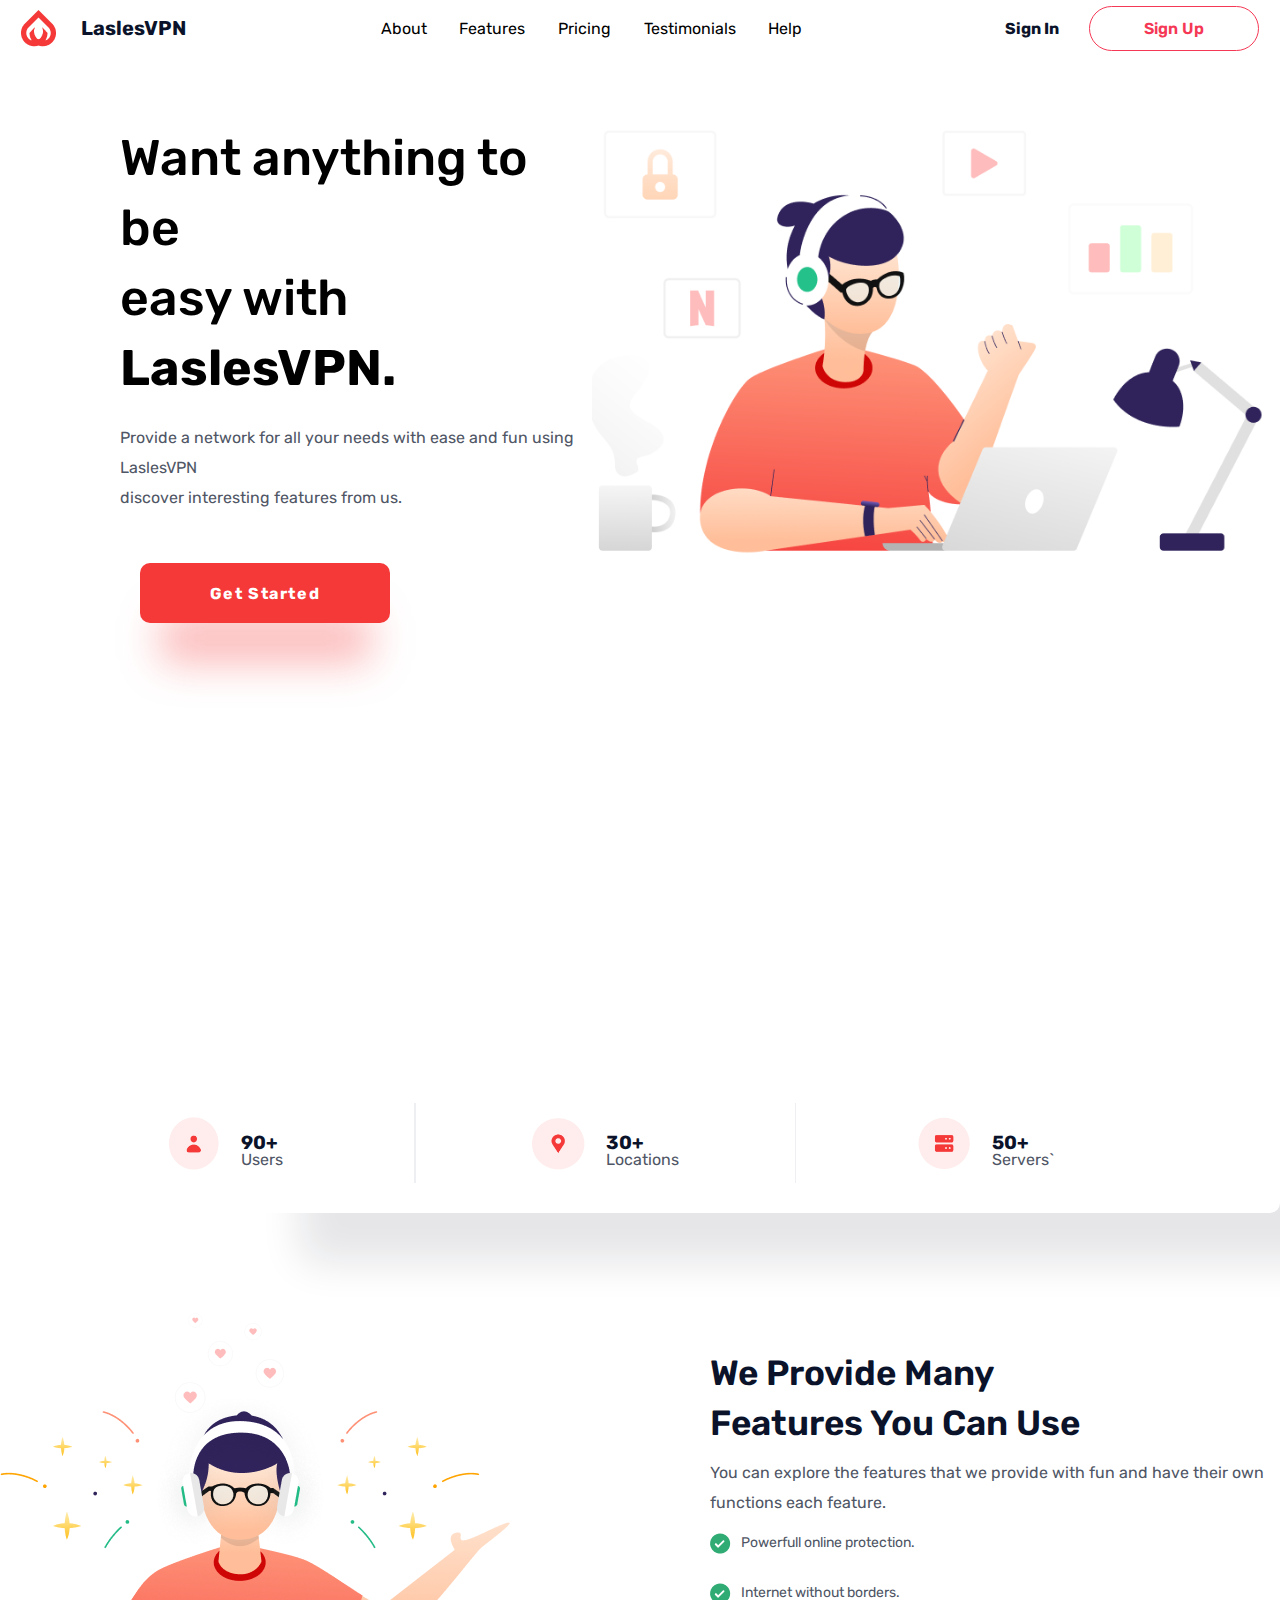
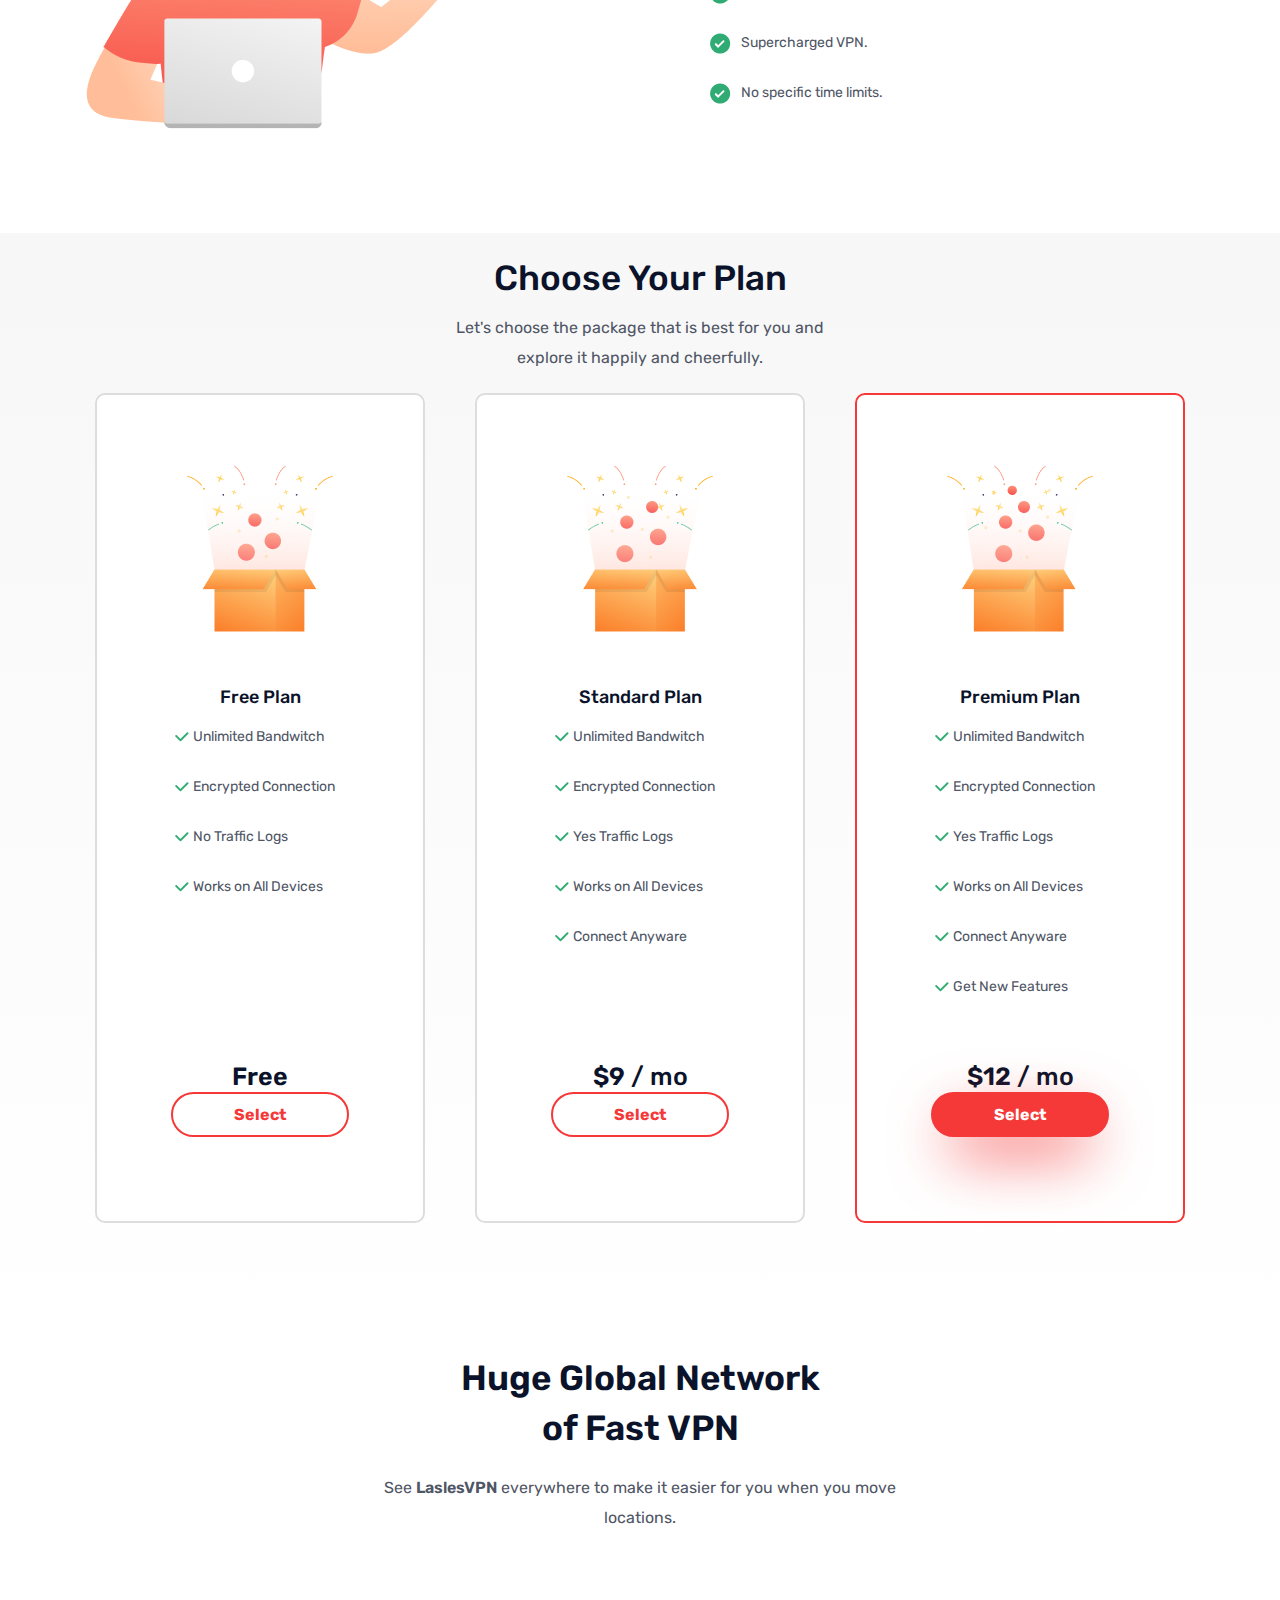
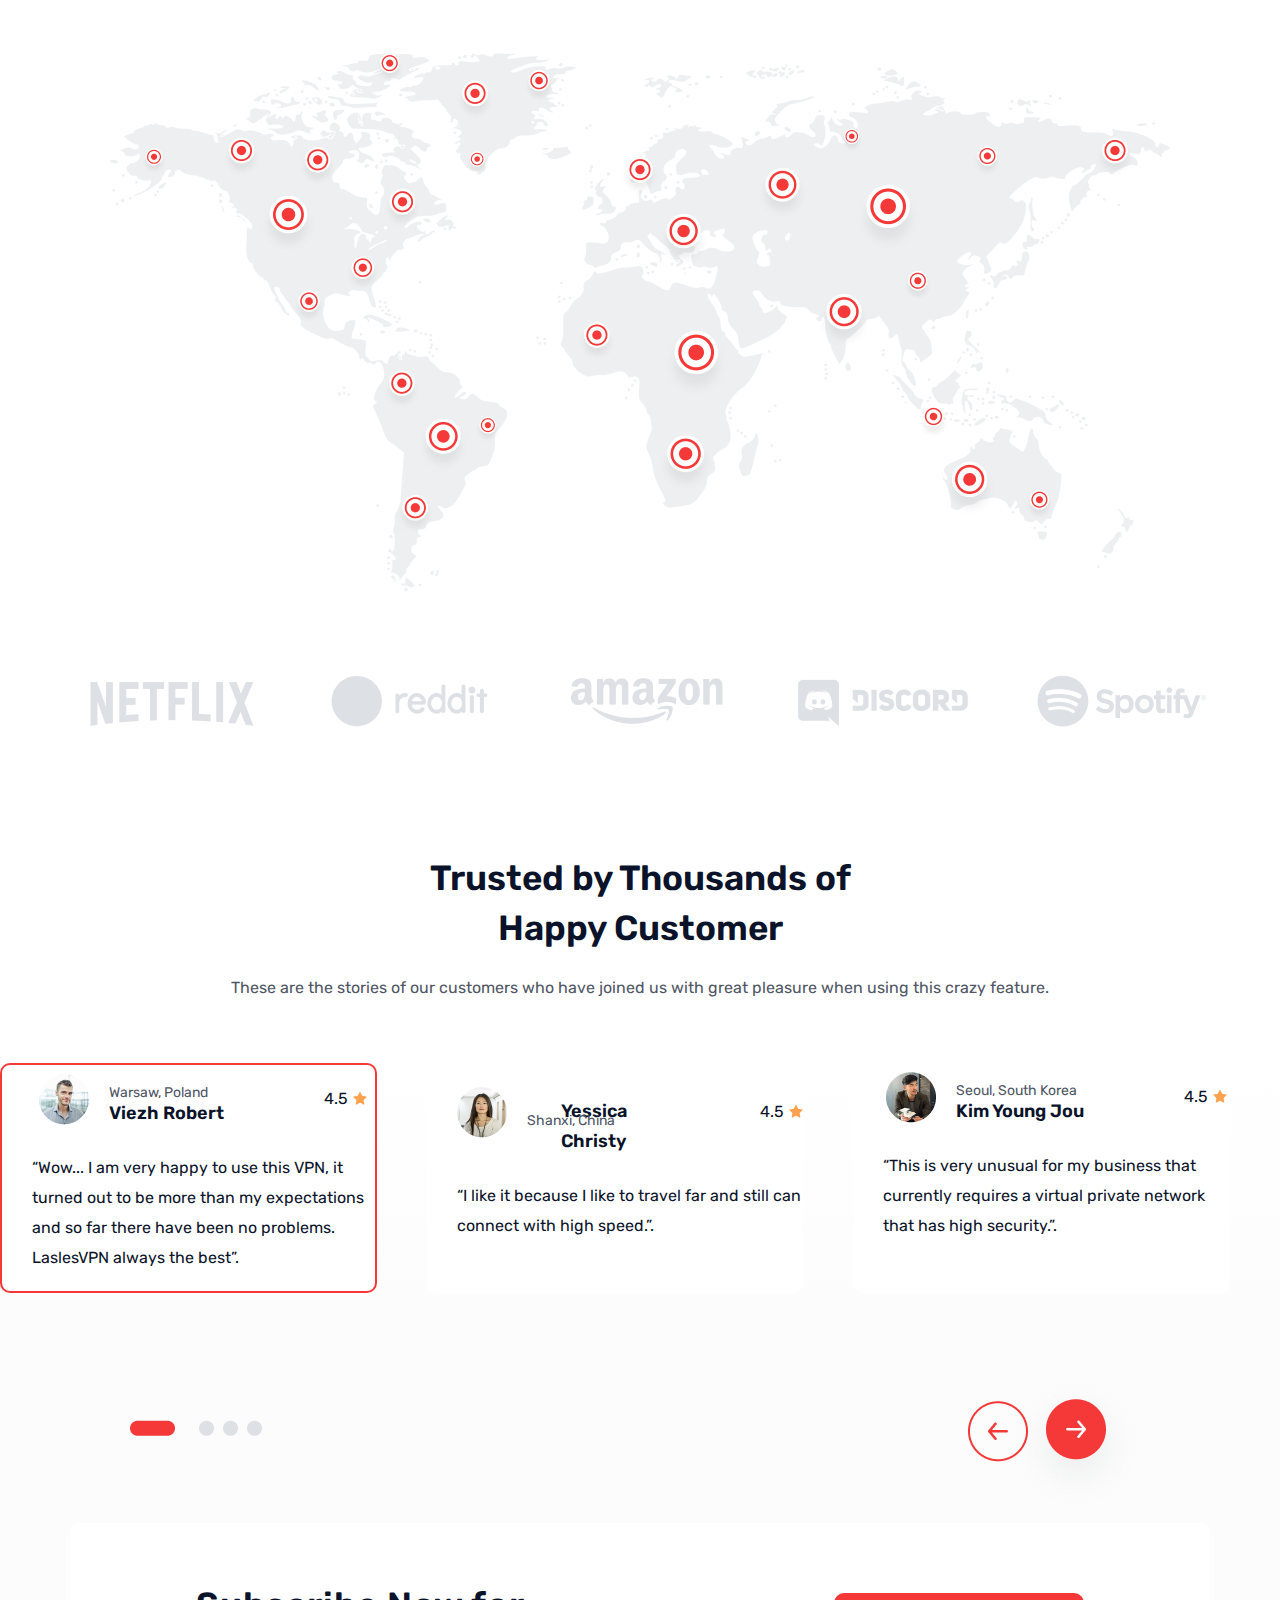
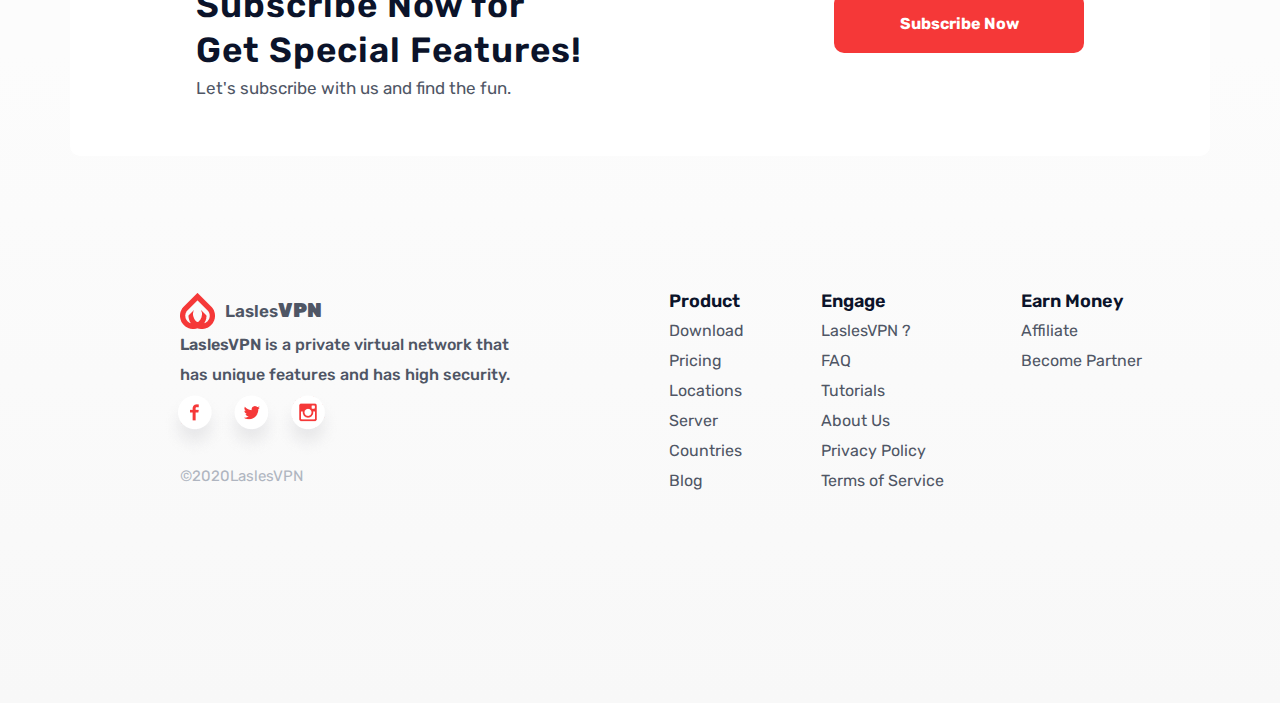
<file: index.html>
<!DOCTYPE html>
<html>
<head>
	<meta charset = "UTF-8">
    <meta name="viewport" content="width=device-width, initial-scale=1">
	<link rel="stylesheet" type="text/css" href="style.css">
	<title>LaslesVPN</title>
    <link rel="preconnect" href="https://fonts.gstatic.com">
<link href="https://fonts.googleapis.com/css2?family=Rubik:wght@400&display=swap" rel="stylesheet">


</head>
<body>
 	<div class="wrapper">
        <header>
        <nav>
            <input type="checkbox" id="checkbox-menu">
            <label for="checkbox-menu">
                <ul class="menu touch">
                    <li>
                        <a class="headerImgF" href="#">
                            <img src="img/headerImg.png" class="headerImgFe">
                            <p class="headerImgText">LaslesVPN</p>
                        </a> 
                    </li>  
                  <li><a href="#"  class="menuText">About</a></li> 
                  <li><a href="#"  class="menuText">Features</a></li> 
                  <li><a href="#"  class="menuText">Pricing</a></li> 
                  <li><a href="#"  class="menuText">Testimonials</a></li> 
                  <li><a href="#"  class="menuText">Help</a></li>

                  <li>  <div class="headerLoginF" href="#">
                        <p class="headerLoginText">Sign In</p>
                      <a href="#">  <button class="headerLoginButton">Sign Up</button>  </a> 
                   </div>
                  </li> 
                </ul>
                <span class="toggle">☰</span>
            </label>
        </nav>
    </header>

        <div class="intro">
            <div class="introFlex">

                <div class="introLeft">
                    <div class="introTextLeft1">Want anything to be</br> easy with <span class="introTextLeft1_1">LaslesVPN.</span></div>  
                    <div class="introTextLeft2">Provide a network for all your needs with ease and fun using LaslesVPN</br> discover interesting features from us.</div>
                    <div class="inroTextLeft3_1"> 
                        <button class="introButtonLeft1">Get Started</button>
                        
                    </div>
                     <div class="introTextLeft3"></div>

                </div>
                
                <div class="introRight">
                    <img src="img/intro.png" width="100%" height="100%" class="asasa i">
                </div>
                
            </div>
        </div>
<div class="_Reviews_1"></div>
        <div class="statistics">
            <div class="statisticsFlex">
                <div class="statisticsBlock1">
                    <img src="img/statisticsImg.png" class="statisticsImg1">
                    <div class="statisticsText1Flex">
                        <p class="statisticsText1">90+</p>
                        <p class="statisticsText2">Users</p>
                    </div>
                </div>    
                <div class="statisticsBlock2">
                    
                </div>  
                <div class="statisticsBlock3">
                     <img src="img/statisticsImg2.png" class="statisticsImg1">
                     <div class="statisticsText1Flex">
                        <p class="statisticsText1">30+</p>
                        <p class="statisticsText2">Locations</p>
                     </div>
                     
                </div>  
                <div class="statisticsBlock4">
                    
                </div>  
                <div class="statisticsBlock5">
                     <img src="img/statisticsImg3.png" class="statisticsImg1">
                     <div class="statisticsText1Flex"> 
                        <p class="statisticsText1">50+</p>
                        <p class="statisticsText2">Servers`</p>
                    </div>   
                </div>
            </div>        
        </div>
             <div class="statisticsShadow"></div>

        <div class="features">
            <div class="featuresFlex">
                <div class="featuresLeft">
                    <img src="img/features.png" class="featuresLeftImg">
                </div>
                <div class="featuresRigth">
                    <div class="featuresRigthFlex">
                        <div class="featuresRigthTop">
                            <p class="featuresText1">We Provide Many </br> Features You Can Use</p>
                            <p class="featuresText2">You can explore the features that we provide with fun and have their own functions each feature.</p>
                        </div>
                        <div class="featuresTextFlex">
                        <img src="img/features1.png">
                        <p class="featuresText3">Powerfull online protection.</p>    
                        </div>
                        <div class="featuresTextFlex">
                        <img src="img/features1.png">
                        <p class="featuresText3">Internet without borders.</p>    
                        </div>
                        <div class="featuresTextFlex">
                        <img src="img/features1.png">
                        <p class="featuresText3">Supercharged VPN.</p>    
                        </div>
                        <div class="featuresTextFlex">
                        <img src="img/features1.png">
                        <p class="featuresText3">No specific time limits.</p>    
                        </div>
                    </div>
                </div>
            
            </div>
        </div>

        <div class="Plan">
            <div class="PlanFlex">
                <div class="PlanText">
                   <p class="PlanSelectText5">Choose Your Plan</p>
                   <p class="PlanSelectText3">Let's choose the package that is best for you and </br> explore it happily and cheerfully.</p>
                </div>
                <div class="PlanSelect">
                    <div class="PlanSelectFlex">
                    <div class="Plan1">
                        <img src="img/Plan1.png" class="PlanImage">
                        <p class="PlanSelectText1">Free Plan</p>
                        <div class="PlanCenter">
                            <div class="PlanFlex2">
                                <img src="img/Plan4.png">
                                <p class="PlanSelectText2">Unlimited Bandwitch</p>
                            </div>
                            <div class="PlanFlex2">
                                <img src="img/Plan4.png">
                                <p class="PlanSelectText2">Encrypted Connection</p>
                            </div>
                            <div class="PlanFlex2">
                                <img src="img/Plan4.png">
                                <p class="PlanSelectText2">No Traffic Logs</p>
                            </div>
                            <div class="PlanFlex2">
                                <img src="img/Plan4.png">
                                <p class="PlanSelectText2">Works on All Devices</p>
                            </div>
                        </div>
                       <div class="PlanButtonFlex">
                            <p class="PlanPrice1">Free</p>
                            <button class="PlanButton">Select</button>   
                        </div>
                    </div>
                    <div class="Plan2">
                        <img src="img/Plan2.png" class="PlanImage" >
                        <p class="PlanSelectText1">Standard Plan</p>
                        <div class="PlanCenter">
                            <div class="PlanFlex2">
                                <img src="img/Plan4.png">
                                <p class="PlanSelectText2">Unlimited Bandwitch</p>
                            </div>
                            <div class="PlanFlex2">
                                <img src="img/Plan4.png">
                                <p class="PlanSelectText2">Encrypted Connection</p>
                            </div>
                            <div class="PlanFlex2">
                                <img src="img/Plan4.png">
                                <p class="PlanSelectText2">Yes Traffic Logs</p>
                            </div>
                            <div class="PlanFlex2">
                                <img src="img/Plan4.png">
                                <p class="PlanSelectText2">Works on All Devices</p>
                            </div>
                             <div class="PlanFlex2">
                                <img src="img/Plan4.png">
                                <p class="PlanSelectText2">Connect Anyware</p>
                            </div>
                        </div>
                        <div class="PlanButtonFlex2">
                            <p class="PlanPrice"><span class="PlanPrice1_2">$9</span> / mo</p>
                            <button class="PlanButton">Select</button>   
                        </div>
                         
    
                    </div>
                    <div class="Plan3">
                        <img src="img/Plan3.png" class="PlanImage">
                        <p class="PlanSelectText1">Premium Plan</p>
                        <div class="PlanCenter">
                            <div class="PlanFlex2">
                                <img src="img/Plan4.png">
                                <p class="PlanSelectText2">Unlimited Bandwitch</p>
                            </div>
                            <div class="PlanFlex2">
                                <img src="img/Plan4.png">
                                <p class="PlanSelectText2">Encrypted Connection</p>
                            </div>
                            <div class="PlanFlex2">
                                <img src="img/Plan4.png">
                                <p class="PlanSelectText2">Yes Traffic Logs</p>
                            </div>
                            <div class="PlanFlex2">
                                <img src="img/Plan4.png">
                                <p class="PlanSelectText2">Works on All Devices</p>
                            </div>
                            <div class="PlanFlex2">
                                <img src="img/Plan4.png">
                                <p class="PlanSelectText2">Connect Anyware</p>
                            </div> 
                            <div class="PlanFlex2">
                                <img src="img/Plan4.png">
                                <p class="PlanSelectText2">Get New Features</p>
                            </div>
                        </div>
                        <div class="PlanButtonFlex3">
                            <p class="PlanPrice"> <span class="PlanPrice1_1">$12</span> / mo</p>
                            <button class="PlanButton1">Select</button>  
                            <div class="ShadowPlanButton1"></div> 
                        </div>
                         
                    </div>
                    </div>
                </div>

            </div>
            
        </div>

        <div class="Global">
            <div class="GlobalFlex">
                <div class="GlobalText1"> Huge Global Network </br>of Fast VPN </div>
                <div class="GlobalText2"> See <span class="GlobalText2_1">LaslesVPN</span> everywhere to make it easier for you when you move </br> locations. </div>    
                <div >
                    <img src="img/GlobalImage1.png" class="GlobalImage1">
                </div>
                <div>
                    <img src="img/GlobalImage2.png" class="GlobalImage2">

                </div>
            </div>
            
        </div>
        <div class="ReviewsTextTop_">
                <div class="ReviewsTextTop1">Trusted by Thousands of </br>Happy Customer</div>
                <div class="ReviewsTextTop2">These are the stories of our customers who have joined us with great pleasure when using this crazy feature.</div>
        </div>
        <div class="Reviews">
            <div class="ReviewsFlex">
        
                           
                                
                <div class="_Reviews_">
                    <div class="_ReviewsFlex">
                        <div class="ReviewsTop">
                                <div class="ReviewsImgText">
                                <div class="ReviewsImg">
                                    <img src="img/ReviewsImage2.png">  
                                </div>
                            
                                <div class="ReviewsText">
                                    <p class="ReviewsText1">Viezh Robert</p>
                                    <p class="ReviewsText2">Warsaw, Poland</p>
                                </div>
                            </div>

                            <div class="ReviewsRating">
                                <p class="ReviewsRatingText">4.5</p>
                                <img src="img/ReviewsImage5.png" class="ReviewsRatingStar">
                            </div>
                        </div> 

                        <div class="ReviewsBottom">
                            <p class="ReviewsTextBottom">“Wow... I am very happy to use this VPN, it  turned out to be more than my expectations and so far there have been no problems. LaslesVPN always the best”.</p>
                        </div>
                    </div>       
                </div> 

                <div class="_Reviews_1">
                    <div class="_ReviewsFlex">
                        <div class="ReviewsTop">

                            <div class="ReviewsImgText">
                                <div class="ReviewsImg">
                                    <img src="img/ReviewsImage3.png">  
                                </div>
                            
                                <div class="ReviewsText">
                                    <p class="ReviewsText1">Yessica Christy</p>
                                    <p class="ReviewsText2">Shanxi, China</p>
                                </div>
                            </div>

                            <div class="ReviewsRating">
                                <p class="ReviewsRatingText">4.5</p>
                                <img src="img/ReviewsImage5.png" class="ReviewsRatingStar">
                            </div>
                        </div> 

                        <div class="ReviewsBottom">
                            <p class="ReviewsTextBottom">“I like it because I like to travel far and still can connect with high speed.”.
                        </div>
                    </div>       
                </div>

                

                <div class="_Reviews_1">
                    <div class="_ReviewsFlex">
                        <div class="ReviewsTop">

                            <div class="ReviewsImgText">
                                <div class="ReviewsImg">
                                    <img src="img/ReviewsImage4.png">  
                                </div>
                            
                                <div class="ReviewsText">
                                    <p class="ReviewsText1">Kim Young Jou</p>
                                    <p class="ReviewsText2">Seoul, South Korea</p>
                                </div>
                            </div>

                            <div class="ReviewsRating">
                                <p class="ReviewsRatingText">4.5</p>
                                <img src="img/ReviewsImage5.png" class="ReviewsRatingStar">
                            </div>
                        </div> 

                        <div class="ReviewsBottom">
                            <p class="ReviewsTextBottom">“This is very unusual for my business that currently requires a virtual private network  that has high security.”.
                        </div>
                    </div>       
                </div> 



            </div>
        </div> 

        <div class="PanelReviews">
            <div class="PanelReviewsFlex">
                <div class="PanelReviewsLeft">
                    <img src="img/PanelReviews.png">
                    <img src="img/PanelReviews1.png" class="PanelReviewsImage">
                    <img src="img/PanelReviews1.png"  class="PanelReviewsImage2">
                    <img src="img/PanelReviews1.png" class="PanelReviewsImage3">
                </div>

                <div class="PanelReviewsRight">
                    <img src="img/PanelReviews2.png" class="PanelReviewsRightText1">
                    <img src="img/PanelReviews3.png" class="PanelReviewsRightText2">
                </div>
            </div>
        </div> 

        <div class="BottomPanel">
            <div class="BottomPanelFlex">
                <div class="Subscribe">
                    <div class="SubscribeFlex">
                        <div class="SubscribeTextLeft">
                            <p class="SubscribeTextLeftText">Subscribe Now for</br> Get Special Features!</p>
                            <p class="SubscribeTextLeftText2">Let's subscribe with us and find the fun.</p>
                        </div>

                         <div class="SubscribeTextRight">
                            <button class="SubscribeButton">Subscribe Now</button>
                            <div class="SubscribeShadow"></div>
                        </div>
                    </div>
                    
                </div>

                <div class="Footer">
                    <div class="FooterFlex">
                        
                        <div class="FooterLeft">
                            <div class="FooterLeftFLex">
                            <div class="FooterLeft1">
                                <img src="img/FooterImage1.png">
                                <p class="FooterLeft1Text0">Lasles<span class="FooterLeft1Text00">VPN</span></p>
                            </div>  
                            <p class="FooterLeft1Text"> <span class="FooterLeft1Text2">LaslesVPN</span> is a private virtual network that</br> has unique features and has high security.</p>
                            <div class="FooterLeftImg">
                                <img src="img/FooterImage2.png" >
                                <img src="img/FooterImage3.png" class="FooterLeftImg2">
                                <img src="img/FooterImage4.png" class="FooterLeftImg3">
                            </div>
                            <p class="FooterLeft2">©2020LaslesVPN</p>
                        </div>
                        </div>
                        <div class="FooterRight">
                            <div class="FooterRightFlex">
                                <div class="FooterRight1">
                                    <div class="FooterRight1Text">
                                        <p class="FooterRight1TextTop">Product</p>
                                    </div>
                                    <div class="FooterRight1Text2">
                                        <p class="FooterRight1Text2Text">Download</p>
                                        <p class="FooterRight1Text2Text">Pricing</p>
                                        <p class="FooterRight1Text2Text">Locations</p>
                                        <p class="FooterRight1Text2Text">Server</p>
                                        <p class="FooterRight1Text2Text">Countries</p>
                                        <p class="FooterRight1Text2Text">Blog</p>

                                    </div>           
                                </div>

                                <div class="FooterRight1">
                                    <div class="FooterRight1Text">
                                        <p class="FooterRight1TextTop">Engage</p>
                                    </div>
                                    <div class="FooterRight1Text2">
                                        <p class="FooterRight1Text2Text">LaslesVPN ?</p>
                                        <p class="FooterRight1Text2Text">FAQ</p>
                                        <p class="FooterRight1Text2Text">Tutorials</p>
                                        <p class="FooterRight1Text2Text">About Us</p>
                                        <p class="FooterRight1Text2Text">Privacy Policy</p>
                                        <p class="FooterRight1Text2Text">Terms of Service</p>

                                    </div>           
                                </div>

                                <div class="FooterRight2">
                                    <div class="FooterRight1Text">
                                        <p class="FooterRight1TextTop">Earn Money</p>
                                    </div>
                                    <div class="FooterRight1Text2">
                                        <p class="FooterRight1Text2Text">Affiliate</p>
                                        <p class="FooterRight1Text2Text">Become Partner</p>


                                    </div>           
                                </div>
                            </div>
                        </div>
                    </div>
                </div>
            </div>
            
        </div>     
    </div>

</body>
</html>
</file>
<file: style.css>
*{

    padding: 0;
    margin: 0;
    font-family: 'Rubik', sans-serif;
}
body, html
{
overflow-x: hidden;
}
.wrapper
{
	margin: 0 auto;
	max-width: 1600px;
	width: 100%
}
nav
{
    margin: 0 auto;
    max-width: 1250px;
    width: 100%;
}
#checkbox-menu,
 .toggle
{
display: none;
}
.menu
{
    padding: 0;
    margin: 0;
    height: 50px;
    display: flex;
    flex-direction: row;
    justify-content: space-around;
    align-items: center;
    list-style-type: none;
    margin-top:3px;
}
.menuText
{
	 border-radius: 5px;
font-style: normal;
font-weight: normal;
font-size: 16px;
line-height: 19px;
color: black;
align-self: center;
padding: 10px 10px;
text-decoration: none;
transition: background .1s linear;
}
.menuText:hover
{
    background: #F53838;
 border-radius: 5px;
 color: white;
}




.headerLoginF
{
		display: flex;
	justify-content: center;
	align-items: center;
	flex-direction: row;
	margin-left: 180px;
	text-decoration: none;
}
.headerLoginF:hover
{
	background: white;
}
.headerLoginButton
{


background: white;
font-size: 16px;
font-style: normal;
font-weight: 600;
line-height: 19px;
letter-spacing: 0em;
text-align: center;
 margin-left: 30px;
 border: 1px solid #F53855;
box-sizing: border-box;
border-radius: 50px;
height: 45px;
width: 170px;

border-radius: 50px;
color: #F53855;
}
.headerLoginButton:hover
{
 background: #F53838;

 color: white;
}
.headerImgF
{
	display: flex;
	justify-content: center;
	align-items: flex-start;
	flex-direction: row;
	margin-right: 157px;
	text-decoration: none;
}
.headerImgF
{
	display: flex;
	justify-content: center;
	align-items: center;
	flex-direction: row;
}
.headerImgFe
{
	margin-right:10px;
}
.headerImgText
{

text-decoration: none;
font-size: 20px;
font-style: normal;
font-weight: 700;
line-height: 24px;
letter-spacing: 0em;
text-align: left;
transition: .2s linear;
padding: 10px 15px;


color: #0B132A;
}

.headerLoginText
{

font-size: 16px;
font-style: normal;
font-weight: 700;
line-height: 19px;
letter-spacing: 0em;
text-align: center;

color: #0B132A;}


.intro
{
 width: 100%;
}
.introFlex
{
	display: flex;
	justify-content: space-around;
	flex-direction: row;
	margin-top: 70px;
	align-items: flex-start;
}
.introTextLeft1
{
 font-family: 'Rubik', sans-serif;
font-size: 50px;
font-style: normal;
font-weight: 500;
line-height: 70px;
letter-spacing: 0em;
text-align: left;



}
.introTextLeft1_1
{
 font-family: 'Rubik', sans-serif;
font-size: 50px;
font-style: normal;
font-weight: 700;
line-height: 70px;
letter-spacing: 0em;
text-align: left;
}
.introTextLeft2
{
	 font-family: 'Rubik', sans-serif;
	 font-style: normal;
font-weight: normal;
font-size: 16px;
line-height: 30px;
/* or 187% */


color: #4F5665;
margin-top: 20px;
transition: .1s ease;
}
.introTextLeft2:hover
{
	font-size: 17px;
	font-weight: bold;
}
.introButtonLeft1
{
	position: relative;
	z-index: 2;
	 font-family: 'Rubik', sans-serif;
	border: none;
	background: #F53838;
border-radius: 10px;
width: 250px;
height: 60px;
font-style: normal;
font-weight: bold;
font-size: 16px;
line-height: 25px;
letter-spacing: 0.1em;
/* identical to box height, or 156% */


color: #FFFFFF;
transition: .1s linear;
}
.introButtonLeft1:hover
{


	width: 258px;
	height: 68px;
}

.inroTextLeft3_1
{
	display: flex;
	justify-content: flex-start;
	align-items: flex-start;
	flex-direction: column;
	margin-top: 50px;
	height: 100px;
}

.introLeft
{
	margin-left: 120px;
}

	.intro
{
 width: 100%;
}
.introFlex
{
	display: flex;
	justify-content: space-around;
	flex-direction: row;
	margin-top: 70px;
	align-items: flex-start;
}
.introTextLeft1
{
 font-family: 'Rubik', sans-serif;
font-size: 50px;
font-style: normal;
font-weight: 500;
line-height: 70px;
letter-spacing: 0em;
text-align: left;



}
.introTextLeft1_1
{
 font-family: 'Rubik', sans-serif;
font-size: 50px;
font-style: normal;
font-weight: 700;
line-height: 70px;
letter-spacing: 0em;
text-align: left;
}
.introTextLeft2
{
	 font-family: 'Rubik', sans-serif;
	 font-style: normal;
font-weight: normal;
font-size: 16px;
line-height: 30px;
/* or 187% */


color: #4F5665;
margin-top: 20px;
}
.introButtonLeft1
{
	position: relative;
	z-index: 2;
	 font-family: 'Rubik', sans-serif;
	border: none;
	background: #F53838;
border-radius: 10px;
width: 250px;
height: 60px;
font-style: normal;
font-weight: bold;
font-size: 16px;
line-height: 25px;
letter-spacing: 0.1em;
/* identical to box height, or 156% */

margin-left: 20px;
color: #FFFFFF;
}
.introTextLeft3
{
position: relative;
z-index: 1;
bottom: 50px;
	width: 211px;
	height: 50px;
	background: rgba(245, 56, 56, 0.35);
filter: blur(20px);
border-radius: 10px;
margin-left: 40px;
margin-bottom: 20px;
transition: .2s linear;
}

.inroTextLeft3_1
{
	display: flex;
	justify-content: flex-start;
	align-items: flex-start;
	flex-direction: column;
	margin-top: 50px;
}

.introLeft
{
	margin-left: 120px;
}

.introImg
{
	background-size: 50% auto;
}

@media screen  and (max-width: 829px)
{
	.intro
{
 width: 100%;
}
.introFlex
{
	display: flex;
	justify-content: center;
	flex-direction: column;
	margin-top: 70px;
	align-items: center;
	margin-right: 70px;
}
.introTextLeft1
{
 font-family: 'Rubik', sans-serif;
font-size: 50px;
font-style: normal;
font-weight: 500;
line-height: 70px;
letter-spacing: 0em;
text-align: left;



}
.introTextLeft1_1
{
 font-family: 'Rubik', sans-serif;
font-size: 50px;
font-style: normal;
font-weight: 700;
line-height: 70px;
letter-spacing: 0em;
text-align: left;
}
.introTextLeft2
{
	 font-family: 'Rubik', sans-serif;
	 font-style: normal;
font-weight: normal;
font-size: 16px;
line-height: 30px;
/* or 187% */


color: #4F5665;
margin-top: 20px;
}
.introButtonLeft1
{
	position: relative;
	z-index: 2;
	 font-family: 'Rubik', sans-serif;
	border: none;
	background: #F53838;
border-radius: 10px;
width: 250px;
height: 60px;
font-style: normal;
font-weight: bold;
font-size: 16px;
line-height: 25px;
letter-spacing: 0.1em;
/* identical to box height, or 156% */


color: #FFFFFF;
}
.introTextLeft3
{
position: relative;
z-index: 1;
bottom: 20px;
	width: 211px;
	height: 50px;
	background: rgba(245, 56, 56, 0.35);
filter: blur(20px);
border-radius: 10px;
margin-left: 17px;
margin-bottom: 20px;
}
.inroTextLeft3_1
{
	display: flex;
	justify-content: flex-start;
	align-items: flex-start;
	flex-direction: column;
	margin-top: 50px;
}

.introLeft
{
	margin-left: 120px;
}
}



.statisticsImg1
{
	width: 55px;
	height: 55px;
	transition: .1s ease;
}



.statisticsImg1
{
	width: 55px;
	height: 55px;
	transition: .1s ease;
}
.statisticsImg1:hover
{
	width: 65px;
	height: 65px;
}
.statisticsFlex
{
	display: flex;
	justify-content: center;
	align-items: center;
	flex-direction: row;
	margin-top: 100px;
	height: 140px;
	margin-right: 70px;

}
.statisticsText1Flex p
{
	display: flex;
	justify-content: flex-start;
	align-items: flex-start;
	flex-direction: column;
	margin-left: 20px;
	margin-top: 20px;
	height: 30px;
	transition: .2s ease;

}
.statisticsText1Flex p:hover
{
	height: 50px;
}
.statisticsBlock1
{
	width: 379px;
	height: 60px;
	display: flex;
	justify-content: center;
	align-items: center;
	flex-direction: row;
	transition:  .1s ease ;

}
.statisticsBlock1:hover
{
	margin-bottom: 40px;
	width: 460px;
	height: 100%;

}
.statisticsBlock2
{
	width: 1.5px;
	height: 80px;
background: #EEEFF2;
}
.statisticsBlock3
{
	width: 379px;
	height: 60px;
	display: flex;
	justify-content: center;
	align-items: center;
	flex-direction: row;
	transition:  .1s ease ;
}
.statisticsBlock3:hover
{
	margin-bottom: 40px;
	width: 460px;
	height: 100%;

}
.statisticsBlock4
{

	width: 1.5px;
	height: 80px;
background: #EEEFF2;
}
.statisticsBlock5
{
	width: 379px;
	height: 60px;
	display: flex;
	justify-content: center;
	align-items: center;
	flex-direction: row;
	transition:  .1s ease ;
}
.statisticsBlock5:hover
{
	margin-bottom: 40px;
	width: 460px;
	height: 100%;

}
.statisticsText1
{
	font-family: 'Rubik', sans-serif;
	font-style: normal;
font-weight: bold;
font-size: 19px;
line-height: 30px;
/* identical to box height, or 120% */


color: #0B132A;
	position: relative;
	top:15px;
}
.statisticsText2
{
	font-family: 'Rubik', sans-serif;
position: relative;
bottom: 13px;


font-weight: normal;
font-size: 16px;
line-height: 20px;
/* identical to box height, or 150% */


color: #4F5665;



}
.statisticsShadow
{
position: relative;
z-index: 1;
width: 1060px;
height: 100px;
background: #0D1025;
opacity: 0.10;
filter: blur(20px);
border-radius: 10px;
margin-left: 300px;
bottom: 50px;
}
.statistics
{
	position: relative;
	z-index: 2;
	background: #FFFFFF;
border-radius: 10px;
}
.featuresFlex
{
	display: flex;
	justify-content: center;
	align-items: center;
	flex-direction: row;

}
.featuresText1
{
	position: relative;
	top:20px;
	font-family: 'Rubik', sans-serif;
font-style: normal;
font-weight: 600;
font-size: 35px;
line-height: 50px;
/* or 143% */


color: #0B132A;
}
.featuresText2
{
	font-family: 'Rubik', sans-serif;
	font-style: normal;
font-weight: normal;
font-size: 16px;
line-height: 30px;
/* or 187% */


color: #4F5665;
margin-top: 30px;

}
.featuresTextFlex
{
	display: flex;
	flex-direction: row;
	justify-content: flex-start;
	align-items: center;
	height: 50px;
}
.featuresText3
{
	font-family: 'Rubik', sans-serif;
	font-style: normal;
font-weight: normal;
font-size: 14px;
line-height: 30px;
/* identical to box height, or 214% */


color: #4F5665;
margin-left: 10px;

}
.featuresRigth
{
	position: relative;

	margin-left: 200px

}
.PlanFlex
{

	display: flex;
	flex-direction: column;
	justify-content: center;
	align-items: center;
	width: 100%;

}
.PlanSelectFlex
{
	display: flex;
	justify-content: center;
	flex-direction: row;
	align-items: center;
}
.PlanSelect
{
	display: flex;
	align-items: flex-start;
	justify-content: center;
	flex-direction: row;

}
.Plan
{

	height: 1100px;
	width: 100%;
	position: relative;
	top:100px;
	background: linear-gradient(0deg, #FFFFFF, #F7F7F7);


}

.Plan2
{
	display: flex;
	justify-content: flex-start;
	align-items: center;
	flex-direction: column;
	width: 330px;
	height: 830px;
	background: #FFFFFF;
border: 2px solid #DDDDDD;
box-sizing: border-box;
border-radius: 10px;
}
.Plan3
{
	display: flex;
	justify-content: flex-start;
	align-items: center;
	flex-direction: column;
	width: 330px;
	height: 830px;
	background: #FFFFFF;
border: 2px solid #F53838 ;
box-sizing: border-box;
border-radius: 10px;
margin-left: 50px;
}
.Plan1
{
	display: flex;
	justify-content: ;
	align-items: center;
	flex-direction: column;
	width: 330px;
	height: 830px;
	background: #FFFFFF;
border: 2px solid #DDDDDD;
box-sizing: border-box;
border-radius: 10px;
margin-right: 50px;
}
.PlanFlex2
{
	width: 170px;
	display: flex;
	justify-content: flex-start;
	align-items: center;
	flex-direction: row;
	height: 50px;
}
.PlanSelectText1
{
	font-family: 'Rubik', sans-serif;
	font-style: normal;
font-weight: 500;
font-size: 18px;
line-height: 30px;
/* identical to box height, or 167% */

text-align: center;

color: #0B132A;

}
.PlanSelectText2
{
	font-family: 'Rubik', sans-serif;
font-style: normal;
font-weight: normal;
font-size: 14px;
line-height: 30px;
/* identical to box height, or 214% */

text-align: left;
color: #4F5665;
margin-left: 4px;
}
.PlanSelectText5
{
	font-family: 'Rubik', sans-serif;
	font-style: normal;
font-weight: 500;
font-size: 35px;
line-height: 50px;
/* identical to box height, or 143% */

text-align: center;

color: #0B132A;
margin-top: 20px;
}
.PlanSelectText3
{
	position: relative;
	bottom: 20px;
	font-family: 'Rubik', sans-serif;
	font-style: normal;
font-weight: normal;
font-size: 16px;
line-height: 30px;
/* or 187% */

text-align: center;

color: #4F5665;
margin-top: 30px;

}
.PlanImage
{
	margin-top: 70px;
}
.PlanSelectText1
{
	margin-top: 50px;
}
.PlanFlex2
{

}

.PlanButtonFlex
{
	position: relative;
	top: 50px;
	display: flex;
	justify-content: center;
	align-items: center;
	flex-direction: column;

}
.PlanButtonFlex2
{
	position: relative;
	bottom: 0px;
	display: flex;
	justify-content: center;
	align-items: center;
	flex-direction: column;
}
.PlanButtonFlex3
{
	position: relative;
	bottom: 50px;
		display: flex;
	justify-content: center;
	align-items: center;
	flex-direction: column;
	z-index: 2;
}
.PlanPrice
{
font-family: 'Rubik', sans-serif;
font-style: normal;
font-weight: 500;
font-size: 25px;
line-height: 30px;
/* identical to box height, or 120% */

text-align: center;

color: #0B132A;
margin-top: 100px;
}
.PlanButton1
{
	width: 178px;
	height: 45px;
	font-family: 'Rubik', sans-serif;
	font-style: normal;
font-weight: bold;
font-size: 16px;
line-height: 19px;
/* identical to box height */
	background: #FFFFFF;
background: #F53838;
color: #FFFFFF;
border: 2px solid #F53838;
box-sizing: border-box;
border-radius: 50px;
z-index: 2;
}

.PlanButton
{
		font-family: 'Rubik', sans-serif;
	font-style: normal;
font-weight: bold;
font-size: 16px;
line-height: 19px;
/* identical to box height */
color: #F53838;

		width: 178px;
	height: 45px;
	background: #FFFFFF;
border: 2px solid #DDDDDD;
box-sizing: border-box;
border-radius: 10px;
	border: 2px solid #F53838;
box-sizing: border-box;
border-radius: 50px;
}
.PlanCenter
{
	display: flex;
	align-items: center;
	justify-content: center;
	flex-direction: column;
}
.PlanPrice1_1
{
font-family: 'Rubik', sans-serif;
font-style: bold;
font-weight: 600;
font-size: 25px;
line-height: 30px;
/* identical to box height, or 120% */

text-align: center;

color: #0B132A;
margin-top: 100px;
}
.PlanPrice1
{
	font-family: 'Rubik', sans-serif;
font-style: bold;
font-weight: 600;
font-size: 25px;
line-height: 30px;
/* identical to box height, or 120% */

text-align: center;

color: #0B132A;
margin-top: 100px;
}
.PlanPrice1_2
{
		font-family: 'Rubik', sans-serif;
font-style: bold;
font-weight: 600;
font-size: 25px;
line-height: 30px;
/* identical to box height, or 120% */

text-align: center;

color: #0B132A;
margin-top: 100px;
}
.ShadowPlanButton1
{
	position: relative;
	margin-top: 30px;
	right: 150px;
    z-index: 1;
    width: 140px;
    height: 40px;
    background: #0D1025;
   background: rgba(245, 56, 56, 0.7);
    filter: blur(30px);
    border-radius: 10px;
    margin-left: 300px;
    bottom: 50px;
}
.Global
{
	margin-top: 120px;
	width: 100%;
	height: 1100px;
	background: #FFFFFF;
}
.GlobalFlex
{
	display: flex;
	flex-direction: column;
	align-items: center;
	justify-content: center;
}
.GlobalText1
{
	font-family: "Rubik", sans-serif;

font-style: normal;
font-weight: 600;
font-size: 35px;
line-height: 50px;

text-align: center;

color: #0B132A;
}
.GlobalText2
{
	font-family: "Rubik", sans-serif;
	font-style: normal;
	font-weight: normal;
	font-size: 16px;
	line-height: 30px;
	text-align: center;
	color: #4F5665;
	margin-top: 20px;
	height: 180px;
}
.GlobalText2_1
{
	font-family: "Rubik", sans-serif;
	font-style: normal;
	font-weight: 600;
	font-size: 16px;
	line-height: 30px;
	text-align: center;
	color: #4F5665;
	margin-top: 20px;
	height: 180px;
}
.Reviews
{
	height: 300px;
	width: 100%;
	margin-top: 50px;
	background: linear-gradient(0deg, #FCFCFC,#FFFFFF);
}
.ReviewsFlex
{
	display: flex;
	flex-direction: row;
	justify-content: center;
	align-items: center;
}
._Reviews_
{
	width: 400px;
	height: 230px;
	margin: 10px 0px;
	background: #FFFFFF;
border: 2px solid #F53838;
box-sizing: border-box;
border-radius: 10px;
margin-right: 50px;
}
._Reviews_1
{
	width: 400px;
	height: 230px;
	margin: 10px 0px;
	background: #FFFFFF;

box-sizing: border-box;
border-radius: 10px;
margin-right: 50px;
}
.ReviewsTop
{
	display: flex;
	flex-direction: row;
	justify-content: space-around;
	align-items: center;
position: relative;
bottom: 45px;
}
.ReviewsImgText
{
	display: flex;
	flex-direction: row;
	align-items: center;
}
.ReviewsImg
{
	display: flex;
	align-items: center;
}
.ReviewsText
{
	display: flex;
	flex-direction: column;
	align-items: flex-start;
	margin-left: 20px;

}
.ReviewsRating
{
	display: flex;
	flex-direction: row;
	align-items: center;
	justify-content: center;
	margin-left: 100px;
}
.ReviewsRatingStar
{
	margin-bottom: 3px;
}
.ReviewsRatingText
{
	font-family: "Rubik", sans-serif;
	margin-right: 5px;
	font-style: normal;
font-weight: normal;
font-size: 16px;
line-height: 30px;
/* or 187% */

display: flex;
align-items: center;

color: #0B132A;
}


}
.ReviewsRating
{
	display: flex;
	flex-direction: row;
	justify-content: space-around;
	align-items: center;
}
._ReviewsFlex
{
	display: flex;
	flex-direction: column;
	justify-content: center;
	align-items: center;
	margin-left: 30px;
	margin-top: 20px;
}
.ReviewsBottom
{
	margin-bottom: 170px;
}
.ReviewsText1
{
font-family: "Rubik", sans-serif;
font-style: normal;
font-weight: 600;
font-size: 18px;
line-height: 30px;
/* or 167% */

display: flex;
align-items: center;
text-align: center;

color: #0B132A;
margin-top: 58px;

}


.ReviewsText2
{
	font-family: "Rubik", sans-serif;
	font-style: normal;
font-weight: normal;
font-size: 14px;
line-height: 30px;
/* or 214% */

display: flex;
align-items: center;
text-align: center;

color: #4F5665;
position: relative;
bottom: 50px;
}
.ReviewsTextBottom
{
	font-family: "Rubik", sans-serif;
	font-style: normal;
font-weight: normal;
font-size: 16px;
line-height: 30px;
/* or 187% */

display: flex;
align-items: center;

color: #0B132A;
position: relative;
bottom: 50px;
}
.ReviewsTextTop1
{
	font-family: "Rubik", sans-serif;
	font-style: normal;
font-weight: 600;
font-size: 35px;
line-height: 50px;
/* or 143% */

text-align: center;

color: #0B132A
}
.ReviewsTextTop2
{
	font-family: "Rubik", sans-serif;
	font-style: normal;
font-weight: normal;
font-size: 16px;
line-height: 30px;
/* or 187% */
margin-top: 20px;
text-align: center;

color: #4F5665;
}
.PanelReviews
{
	width: 100%;
	height: 300px;
	background: #FCFCFC;
}
.PanelReviewsFlex
{
	width: 100%;
	display: flex;
	flex-direction: row;
	justify-content: space-between;
	align-items: center;
	margin-bottom: 20px;
}
.PanelReviewsLeft
{

	margin-left: 130px;
	margin-bottom: 30px;
}
.PanelReviewsRight
{

	margin-right: 130px;
	margin-bottom: 30px;
}
.PanelReviewsRightText1
{
position: relative;
bottom: 40px;
left: 30px;
}
.PanelReviewsRightText2
{
position: relative;
top: 16px;
right: 0px;
}
.PanelReviewsImage
{
	margin-left: 20px;

}
.PanelReviewsImage3
{
	margin-left: 5px;
}
.PanelReviewsImage2
{
	margin-left: 5px;
}
.BottomPanel
{
	height: 650px;
	width: 100%;


background: linear-gradient(0deg,#F8F8F8,#FCFCFC);

}
.BottomPanelFlex
{
	display: flex;
	flex-direction: column;
	justify-content: center;
	align-items: center;

}
.SubscribeFlex
{
	display: flex;
	flex-direction: row;
	justify-content: space-around;
	align-items: center;

}
.Subscribe
{
position: relative;
bottom: 130px;
height: 233px;
width: 1140px;

border-radius: 10px;
background: #FFFFFF;
}
.SubscribeTextLeftText
{
	font-family: "Rubik", sans-serif;
	font-style: normal;
font-weight: 600;
font-size: 35px;
line-height: 45px;
letter-spacing: 1px;
/* or 129% */

display: flex;
align-items: center;

color: #0B132A;
margin-top: 60px;

}
.SubscribeTextLeftText2

{
	position: relative;
	bottom: 20px;
	font-family: "Rubik", sans-serif;
	font-style: normal;
font-weight: normal;
font-size: 17px;
line-height: 30px;
/* or 187% */

display: flex;
align-items: center;

color: #4F5665;
margin-top: 20px;
}
.SubscribeButton
{
	background: #F53838;
border-radius: 10px;
height: 60px;
width: 250px;
border: none;
font-family: "Rubik", sans-serif;
font-style: normal;
font-weight: bold;
font-size: 16px;
line-height: 25px;
/* identical to box height, or 156% */


color: #FFFFFF;


}
.Footer
{
	width: 100%;
}
.FooterFlex
{
display: flex;
flex-direction: row;
justify-content: space-around;
align-items: center;
width: 100%;
}
.FooterLeft
{
	width: 50%;
	margin-left: 180px
}
.FooterLeft1
{
	display: flex;
	flex-direction: row;
	justify-content: center;
	align-items: center;
}
.FooterLeftImg
{
	display: flex;
	flex-direction: row;
	justify-content: center;
	align-items: center;
	position: relative;
	right: 20px;

}

}
.FooterLeft1
{
	display: flex;
	flex-direction: row;
	justify-content: center;
	align-items: center;
}
.FooterLeft1Text
{
	font-family: "Rubik", sans-serif;
	font-style: normal;
font-weight: 500;
font-size: 16px;
line-height: 30px;
/* or 187% */


color: #4F5665;
}
.FooterLeft1Text0
{
	font-family: "Rubik", sans-serif;
font-style: normal;
font-weight: 600;
font-size: 17px;
line-height: 30px;
/* or 187% */


color: #4F5665;
margin-left: 10px;
}
.FooterLeft1Text00
{
		font-family: "Rubik", sans-serif;
font-style: normal;
font-weight: bolder;
font-style: normal;
font-size: 20px;
line-height: 30px;
/* or 187% */


color: #4F5665;
}
.FooterRightFlex
{
	display: flex;
	flex-direction: row;
	justify-content: space-around;
	align-items: flex-start;
	position: relative;
	right: 100px;

}
.FooterRight
{
	width: 50%;
}
.FooterLeftFLex
{
	display: flex;
	flex-direction: column;
	justify-content: flex-start;
	align-items: flex-start;

 }
 .FooterLeft2
 {
 	font-family: "Rubik", sans-serif;
 	font-style: normal;
font-weight: normal;
font-size: 15px;
line-height: 30px;
/* identical to box height, or 187% */

text-align: center;

color: #AFB5C0;
 }
 .FooterLeft1Text2
 {
	font-family: "Rubik", sans-serif;
font-size: 16px;
font-style: normal;
font-weight: 600;
line-height: 30px;
letter-spacing: 0em;
text-align: left;

 }
 .FooterRight1TextTop
 {
	font-family: "Rubik", sans-serif;
font-style: normal;
font-weight: 600;
font-size: 18px;
line-height: 30px;
/* identical to box height, or 167% */


color: #0B132A;
 }
 .FooterRight1Text2Text
 {
 		font-family: "Rubik", sans-serif;
font-style: normal;
font-weight: normal;
font-size: 16px;
line-height: 30px;
/* identical to box height, or 187% */


color: #4F5665;

 }
 .FooterLeftImg2
 {
 	position: relative;
 	right: 14px;
 }
  .FooterLeftImg3
 {
 	position: relative;
 	right: 28px;
 }

@media screen  and (max-width: 829px)
{
	 .menu
    {
        display: flex;
        flex-direction: column;
        align-items: center;
        justify-content: space-around;
        height: 0;
        transition: all .2s linear;
    }
    .menu li{
    	opacity: 0;
        visibility: visible;
        transition: all .2s linear;
        display: flex;
        align-items: center;
        width: 100%;
        justify-content: center;
        visibility: hidden;

    }

    .toggle
    {
        clear: both;
        display: block;
        text-align: center;
        font-size: 18px;
        line-height: 40px;
        width: 100%;
        color: white;
         background: #F53838;

        margin-bottom: 3px;
    }
    .headerLoginText
    {
    	display: none;
    }
    .headerLoginButton
    {
    	margin-right: 200px;
    }
    .headerImgF
    {
    	margin-left: 130px;
    }
    .toggle:hover
    {
        background: #D42C2C;
        color: white;
    }
    #checkbox-menu:checked + label .menu li{
        opacity: 1;
        visibility: visible;
        transition: all .2s linear;
    }
    #checkbox-menu:checked + label .menu {
    height: 330px;
    transition: all .2s linear;

    }
 .intro
 {
 	height: 1100px;
 	width: 100%;
 }
 .introFlex
{
	position: relative;
	width: 100%;
	display: flex;
	justify-content: center;
	flex-direction: column;

	align-items: center;
}
.introTextLeft1
{
font-size:  30px;
font-style: normal;
font-weight: 500;
line-height: 30px;
letter-spacing: 0em;
text-align: left;



}
.introLeft
{
	margin-left: 25px;
	padding: 5%;

}
.introTextLeft1_1
{
font-size: 30px;
font-style: normal;
font-weight: 700;
line-height: 70px;
letter-spacing: 0em;
text-align: left;
}
.introTextLeft2
{
	 font-family: 'Rubik', sans-serif;
	 font-style: normal;
font-weight: normal;
font-size: 16px;
line-height: 30px;
/* or 187% */


color: #4F5665;
margin-top: 20px;
}
.introButtonLeft1
{
	position: relative;
	z-index: 2;
	 font-family: 'Rubik', sans-serif;
	border: none;
	background: #F53838;
border-radius: 10px;
width: 250px;
height: 60px;
font-style: normal;
font-weight: bold;
font-size: 16px;
line-height: 25px;
letter-spacing: 0.1em;
/* identical to box height, or 156% */


color: #FFFFFF;
}
.introTextLeft3
{
	display: none;
position: relative;
z-index: 1;
bottom: 20px;
	width: 211px;
	height: 50px;
	background: rgba(245, 56, 56, 0.35);
filter: blur(20px);
border-radius: 10px;
margin-left: 40px;
margin-bottom: 80px;
}
.inroTextLeft3_1
{
	display: flex;
	justify-content: flex-start;
	align-items: flex-start;
	flex-direction: column;
	margin-top: 50px;
}

.asasa
{
	width: 100%;
	height: 100%;
}

.statistics
{
	width: 100%;

	z-index: 2;
	background: #FFFFFF;
border-radius: 10px;
}

.statisticsFlex
{
	display: flex;
	justify-content: center;
	align-items: center;
	flex-direction: column;
	margin-top: -400px;
	width: 100%;
	height: 290px;


}
.statisticsBlock2 , .statisticsBlock4{
	display: none;
}

.statisticsText1Flex
{
	width: 50px;
	display: flex;
	flex-direction: column;
	align-items: flex-start;
	justify-content: center;
	margin-bottom: 30px;

}
.statisticsText1Flex p
{
	margin-top: 30px;

}
.statisticsBlock1, .statisticsBlock3 ,  .statisticsBlock5
{
	width: 100%;
	display: flex;
	justify-content: center;
	align-items: center;
	flex-direction: row;
	margin-top: 20px;
	margin-right: 10px;
	transition: .1s ease;
	margin-right: 40px;
}
.statisticsBlock1:hover
{
	height: 60px;
	margin-bottom: 0px;

}
.statisticsBlock3:hover
{
	height: 60px;
	margin-bottom: 0px;

}
 .statisticsBlock5:hover
{
height: 60px;
	margin-bottom: 0px;

}

.statisticsShadow {
    position: relative;
    z-index: 1;
    width: 600px;
    height: 100px;
    background: #0D1025;
    opacity: 0.10;
    filter: blur(30px);
    border-radius: 10px;
    margin-left: 300px;
    bottom: 50px;
    right: 300px;
}

.featuresLeftImg
{
	width: 100%;
	height: 100%;
}
.featuresFlex
{
	display: flex;
	flex-direction: column;
	align-items: center;
	justify-content: center;
}
.featuresRigth {

    margin-left: 0px;
}
.featuresText1 {
    position: relative;
    top: 20px;
    font-family: 'Rubik', sans-serif;
    font-style: normal;
    font-weight: 600;
    font-size: 25px;
    line-height: 40px;
    color: #0B132A;
}
.featuresText2 {
    font-family: 'Rubik', sans-serif;
    font-style: normal;
    font-weight: normal;
    font-size: 14px;
    line-height: 30px;
    color: #4F5665;
    margin-top: 20px;
}
.featuresTextFlex {
    display: flex;
    flex-direction: row;
    justify-content: center;
    align-items: center;
    height: 25px;
    margin-top: 20px;

}
.featuresRigth
{
	width: 100%;


}
.PlanSelect
{
	display: flex;
	align-items: center;
	justify-content: center;
	flex-direction: column;

}
.Plan
{

	height: 2800px;
	width: 100%;
	position: relative;
	top:100px;
	background: linear-gradient(0deg, #FFFFFF, #F7F7F7);


}
.featuresRigthTop
{
	display: flex;
	justify-content: center;
	width: 100%;
	align-items: flex-start;
	flex-direction: column;
}
.featuresRigthFlex
{
	display: flex;
	justify-content: center;
	align-items: flex-start;
	flex-direction: column;
	padding: 5%;
	margin-left: 25px;

}

.PlanSelectText5
{
	font-family: 'Rubik', sans-serif;
	font-style: normal;
font-weight: 500;
font-size: 26px;
line-height: 50px;
/* identical to box height, or 143% */

text-align: center;

color: #0B132A;
margin-top: 20px;
}
.PlanSelectText3
{
	position: relative;
	bottom: 20px;
	font-family: 'Rubik', sans-serif;
	font-style: normal;
font-weight: normal;
font-size: 13px;
line-height: 30px;
/* or 187% */

text-align: center;

color: #4F5665;
margin-top: 30px;

}
.PlanSelectFlex
{
	display: flex;
	justify-content: center;
	flex-direction: column;
	align-items: center;
}
.PlanSelect
{
	width: 100%;

}
.Plan1 {
    display: flex;
    justify-content: ;
    align-items: center;
    flex-direction: column;
    width: 330px;
    height: 830px;
    background: #FFFFFF;
    border: 2px solid #DDDDDD;
    box-sizing: border-box;
    border-radius: 10px;
    margin-right: 0px;
    margin-bottom: 30px;
}
.Plan3 {
    display: flex;
    justify-content: flex-start;
    align-items: center;
    flex-direction: column;
    width: 330px;
    height: 830px;
    background: #FFFFFF;
    border: 2px solid #F53838;
    box-sizing: border-box;
    border-radius: 10px;
    margin-left: 0px;
    margin-top: 30px;
}
.PlanButtonFlex3 p
{
	padding: 25px;
}
.PlanButtonFlex {
    position: relative;
    top: 50px;
    display: flex;
    justify-content: space-around;
    align-items: center;
    flex-direction: column;
}
.PlanButtonFlex2 {
    position: relative;
    bottom: 0px;
    display: flex;
    justify-content: center;
    align-items: center;
    flex-direction: column;
}
.PlanButtonFlex2 p
{
	padding: 25px;
}
.PlanButtonFlex p
{
	padding: 25px;
}
.GlobalText1
{
	font-family: "Rubik", sans-serif;

font-style: normal;
font-weight: 600;
font-size: 30px;
line-height: 50px;

text-align: center;

color: #0B132A;
}
.Global
{

		margin-top: 120px;
	width: 100%;
	height: 650px;
	background: #FFFFFF;
}

.GlobalFlex {
	padding: 5%;
    display: flex;
    flex-direction: column;
    align-items: center;
    justify-content: center;
}
.GlobalText2 {
    font-family: "Rubik", sans-serif;
    font-style: normal;
    font-weight: normal;
    font-size: 16px;
    line-height: 30px;
    text-align: center;
    color: #4F5665;
    margin-top: 20px;
    height: 180px;
}
.GlobalImage1
{
	width: 100%;
	height: 100%;

}
.GlobalImage2
{
	width: 260%;
	height: 140%;
}


.ReviewsTextTop1 {
    font-family: "Rubik", sans-serif;
    font-style: normal;
    font-weight: 600;
    font-size:28px;
    line-height: 50px;
    text-align: center;
    color: #0B132A;

}
.ReviewsTextTop2 {
    font-family: "Rubik", sans-serif;
    font-style: normal;
    font-weight: normal;
    font-size: 14px;
    line-height: 30px;
    margin-top: 20px;
    text-align: center;
    color: #4F5665;
    }

.ReviewsFlex
{
	width: 100%;
	display: flex;
	flex-direction: column;
	justify-content: center;
	align-items: center;
}
.Reviews
{
	height: 800px;
	width: 100%;

	background: linear-gradient(0deg, #FCFCFC,#FFFFFF);
}
._Reviews_, ._Reviews_1 {
    width: 360px;
    height: 230px;
    margin: 10px 0px;
    background: #FFFFFF;
    border: 2px solid #DDDDDD;
    box-sizing: border-box;
    border-radius: 10px;
    margin-right: 0px;
}
.ReviewsTextBottom {
    font-family: "Rubik", sans-serif;
    font-style: normal;
    font-weight: normal;
    font-size: 16px;
    line-height: 30px;
    display: flex;
    align-items: center;
    color: #0B132A;
    position: relative;
    bottom: 100px;
    margin: 10px;
}
.ReviewsText2 {
    font-family: "Rubik", sans-serif;
    font-style: normal;
    font-weight: normal;
    font-size: 14px;
    line-height: 30px;
    display: flex;
    align-items: center;
    text-align: center;
    color: #4F5665;
    position: relative;
    bottom: 40px;
    margin-top: 20px;
}
.ReviewsText1 {
    font-family: "Rubik", sans-serif;
    font-style: normal;
    font-weight: 600;
    font-size: 18px;
    line-height: 30px;
    display: flex;
    align-items: center;
    text-align: center;
    color: #0B132A;
    margin-top: 58px;
    width: 200px;
    height: 60px;
    margin-bottom: 0px;
}
.ReviewsTop
{
	display: flex;
	flex-direction: row;
	justify-content: space-around;
	align-items: center;
position: relative;
bottom: 60px;
margin-left: 40px;
}
._ReviewsFlex
{
	display: flex;
	flex-direction: column;
	justify-content: center;
	align-items: center;

	margin-top: 20px;
}
.ReviewsText
{
	display: flex;
	flex-direction: column;
	align-items: flex-start;
	margin-left: 20px;
	margin-bottom: 25px;

}
.ReviewsTop
{
	height: 150px;
}
.SubscribeTextLeftText
{
	font-family: "Rubik", sans-serif;
	font-style: normal;
font-weight: 600;
font-size: 30px;
line-height: 45px;
letter-spacing: 1px;
/* or 129% */

display: flex;
align-items: center;

color: #0B132A;
margin-bottom: 20px;
}
.SubscribeFlex
{
	display: flex;
	flex-direction: column;
	justify-content: space-around;
	align-items: center;

}
.PanelReviews
{
	width: 100%;
	height: 300px;
	background: white;
}

.PanelReviewsFlex
{
	width: 100%;
	display: flex;
	flex-direction: row;
	justify-content: space-around;
	align-items: center;
}
.PanelReviewsLeft
{

	margin-left: 170px;
	margin-bottom: 30px;


	margin-right: 0px;
}
.PanelReviewsRight
{
	display: flex;
	flex-direction: row;
	justify-content: center;
	align-items: center;
	margin-left: 30px;

}
.PanelReviewsRightText1
{
	margin-top: 85px;
}
.PanelReviewsLeft
{
display: flex;
	flex-direction: row;
	justify-content: center;
	align-items: center;
}
.SubscribeButton {
    background: #F53838;
    border-radius: 10px;
    height: 60px;
    width: 250px;
    border: none;
    font-family: "Rubik", sans-serif;
    font-style: normal;
    font-weight: bold;
    font-size: 16px;
    line-height: 25px;
    color: #FFFFFF;
}
.SubscribeButton {
    background: #F53838;
    border-radius: 10px;
    height: 60px;
    width: 250px;
    border: none;
    font-family: "Rubik", sans-serif;
    font-style: normal;
    font-weight: bold;
    font-size: 16px;
    line-height: 25px;
    color: #FFFFFF;
    margin-top: 30px;
}
.SubscribeTextLeft
{
	direction: flex;
	justify-content: center;
	flex-direction: column;
	align-items: center;
}
.Subscribe
{
position: relative;
bottom: 130px;
height: 333px;
width: 1140px;

border-radius: 10px;
background: #FFFFFF;
}
.Footer {
    width: 100%;
    height: 700px;
}
.FooterFlex {
    display: flex;
    flex-direction: column;
    justify-content: space-around;
    align-items: center;
    width: 100%;
    height: 1000px;
}
.FooterLeft {
    width: 100%;
    margin-left: 50px;
    margin-bottom: 0px;
}
.FooterLeft1Text {
    font-family: "Rubik", sans-serif;
    font-style: normal;
    font-weight: 500;
    font-size: 16px;
    line-height: 30px;
    color: #4F5665;
    margin-top: 20px;
}
.BottomPanel {
	height: 1500px;
}
.FooterRight {
   width: 100%;
}
.FooterRightFlex {
    display: flex;
    flex-direction: row;
    justify-content: space-around;
    align-items: flex-start;
    position: relative;
    right: 0px;
}
.FooterRight1
{
	padding: 0px 20px;
}
.FooterRight
{
	margin-bottom: 300px;
}
}
</file>
